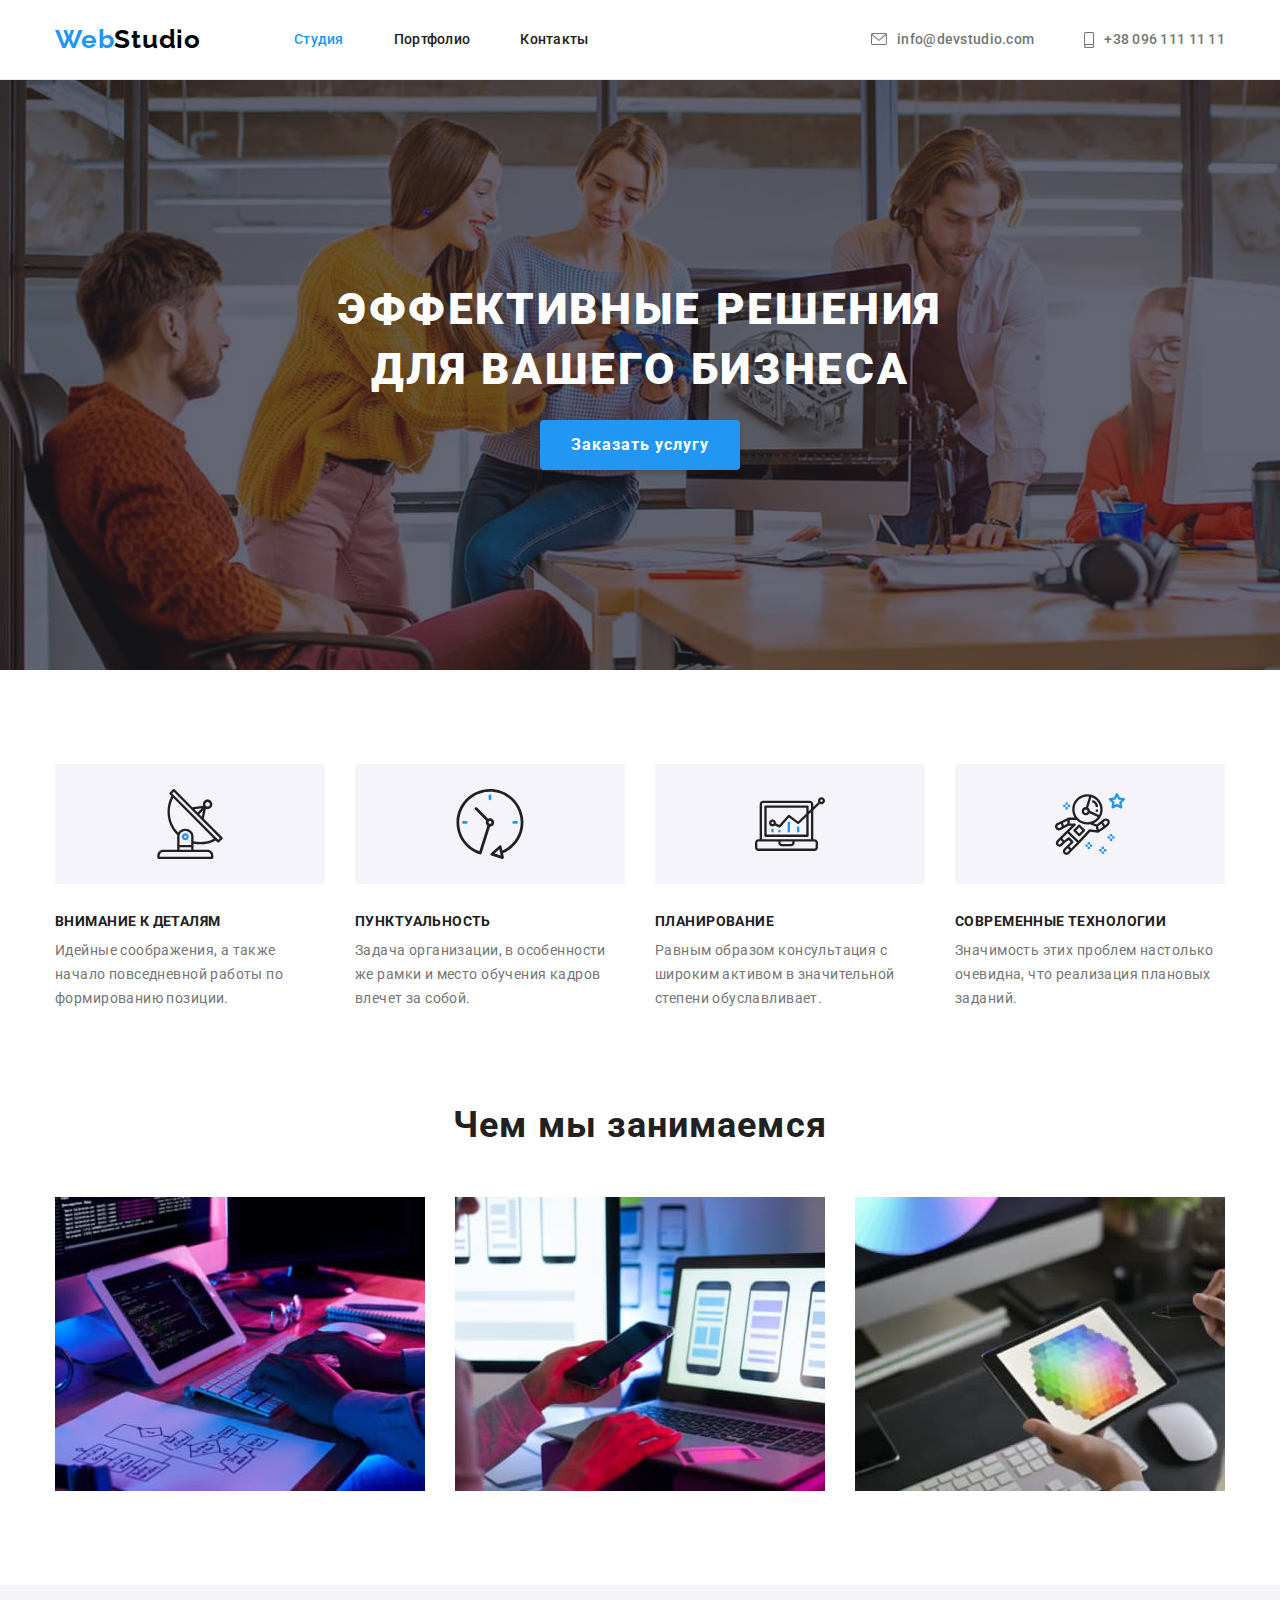
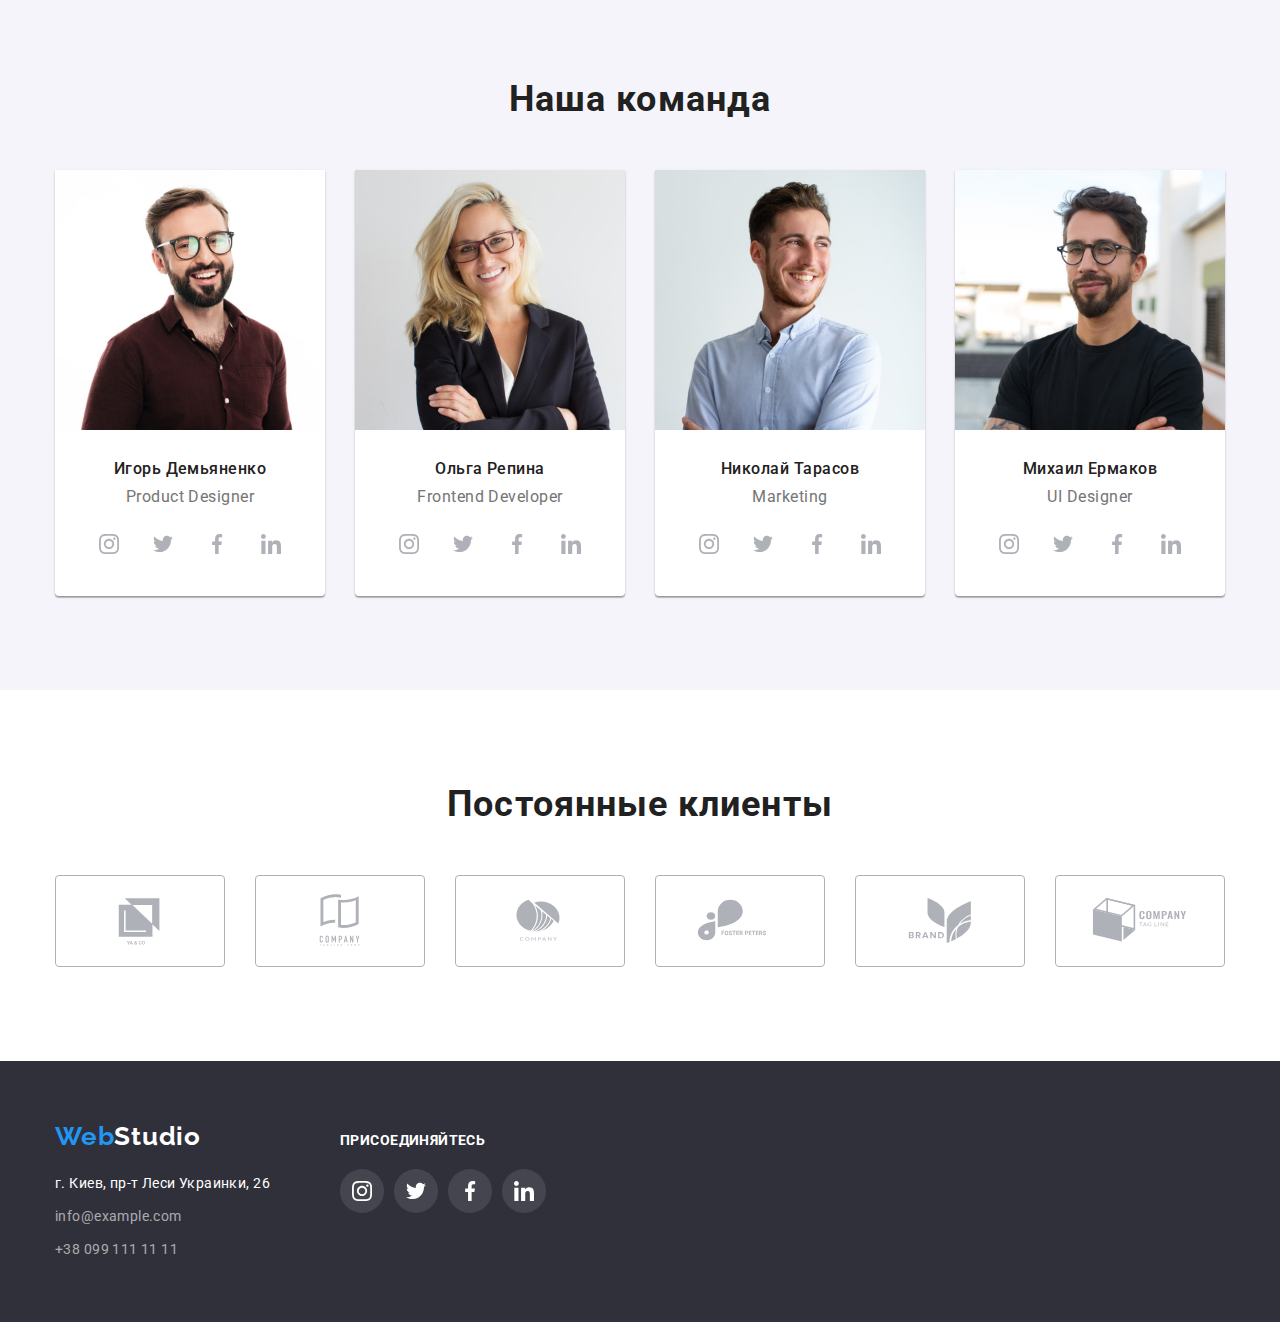
<file: index.html>
<!DOCTYPE html>
<html lang="ru">
  <head>
    <meta charset="UTF-8" />
    <meta http-equiv="X-UA-Compatible" content="IE=edge" />
    <meta name="viewport" content="width=device-width, initial-scale=1.0" />
    <link rel="preconnect" href="https://fonts.googleapis.com" />
    <link rel="preconnect" href="https://fonts.gstatic.com" crossorigin />
    <link
      href="https://fonts.googleapis.com/css2?family=Raleway:wght@700&family=Roboto:wght@400;500;700;900&display=swap"
      rel="stylesheet"
    />
    <title>WebStudio</title>
    <link
      rel="stylesheet"
      href="https://cdnjs.cloudflare.com/ajax/libs/modern-normalize/1.1.0/modern-normalize.min.css"
    />
    <link rel="stylesheet" href="./css/styles.css" />
  </head>

  <body>
    <header class="header">
      <div class="container">
        <a href="./index.html" class="logo link"><span class="logo-web">Web</span>Studio</a>
        <nav class="header-navigation">
          <ul class="header-navigation-list list">
            <li class="header-nav-item">
              <a href="./index.html" class="header-navigation-item link current">Студия</a>
            </li>
            <li class="header-nav-item">
              <a href="./portfolio.html" class="header-navigation-item link">Портфолио</a>
            </li>
            <li class="header-nav-item">
              <a href="" class="header-navigation-item link">Контакты</a>
            </li>
          </ul>
        </nav>
        <ul class="header-contacts-list list">
          <li class="header-contacts-item">
            <a href="mailto:info@devstudio.com" class="header-contacts link">
              <svg class="header-icon" width="16" height="12">
                <use href="./images/icons.svg#icon-envelope"></use>
              </svg>
              info@devstudio.com</a
            >
          </li>
          <li class="header-contacts-item">
            <a href="tel:+380961111111" class="header-contacts link">
              <svg class="header-icon" width="10" height="16">
                <use href="./images/icons.svg#icon-smartphone"></use>
              </svg>
              +38 096 111 11 11</a
            >
          </li>
        </ul>
      </div>
    </header>
    <main>
      <section class="hero">
        <div class="container">
          <h1 class="hero-title">Эффективные решения для вашего бизнеса</h1>
          <button type="button" class="hero-button">Заказать услугу</button>
        </div>
      </section>
      <section class="characteristic-section section">
        <div class="characteristic-container container">
          <h2 class="hidden-title">Преимущества компании</h2>
          <ul class="characteristic-list list">
            <li class="characteristic-item">
              <div class="characteristic-div">
                <svg class="characteristic-icon" width="70" height="70">
                  <use href="./images/icons.svg#icon-antenna"></use>
                </svg>
              </div>
              <h3 class="characteristic-title">Внимание к деталям</h3>
              <p class="characteristic-text">
                Идейные соображения, а также начало повседневной работы по формированию позиции.
              </p>
            </li>
            <li class="characteristic-item">
              <div class="characteristic-div">
                <svg class="characteristic-icon" width="70" height="70">
                  <use href="./images/icons.svg#icon-clock"></use>
                </svg>
              </div>
              <h3 class="characteristic-title">Пунктуальность</h3>
              <p class="characteristic-text">
                Задача организации, в особенности же рамки и место обучения кадров влечет за собой.
              </p>
            </li>
            <li class="characteristic-item">
              <div class="characteristic-div">
                <svg class="characteristic-icon" width="70" height="70">
                  <use href="./images/icons.svg#icon-diagram"></use>
                </svg>
              </div>
              <h3 class="characteristic-title">Планирование</h3>
              <p class="characteristic-text">
                Равным образом консультация с широким активом в значительной степени обуславливает.
              </p>
            </li>
            <li class="characteristic-item">
              <div class="characteristic-div">
                <svg class="characteristic-icon" width="70" height="70">
                  <use href="./images/icons.svg#icon-astronaut"></use>
                </svg>
              </div>
              <h3 class="characteristic-title">Современные технологии</h3>
              <p class="characteristic-text">
                Значимость этих проблем настолько очевидна, что реализация плановых заданий.
              </p>
            </li>
          </ul>
        </div>
      </section>
      <section class="section">
        <div class="container">
          <h2 class="activity-title">Чем мы занимаемся</h2>
          <ul class="activity-list list">
            <li class="activity-item">
              <img
                src="./images/img-1.jpg"
                class="photo"
                width="370"
                height="294"
                alt="Мужик печатает код"
              />
            </li>
            <li class="activity-item">
              <img
                src="./images/img-2.jpg"
                class="photo"
                width="370"
                height="294"
                alt="Мужик смотрит в выключенный телефон"
              />
            </li>
            <li class="activity-item">
              <img
                src="./images/img-3.jpg"
                class="photo"
                width="370"
                height="294"
                alt="Карта градиента"
              />
            </li>
          </ul>
        </div>
      </section>
      <section class="section team">
        <div class="container">
          <h2 class="team-title">Наша команда</h2>
          <ul class="team-list list">
            <li class="team-list-item">
              <img
                src="./images/workers/ihordemianenk.jpg"
                class="photo"
                width="270"
                height="260"
                alt="Игорь Демьяненко"
              />
              <div class="team-info">
                <h3 class="team-name">Игорь Демьяненко</h3>
                <p lang="en" class="team-profession">Product Designer</p>
                <ul class="team-soc-list list">
                  <li class="tean-soc-item">
                    <a href="" class="team-soc-link">
                      <svg class="team-soc-icon" width="20" height="20">
                        <use href="./images/icons.svg#icon-instagram"></use>
                      </svg>
                    </a>
                  </li>
                  <li class="tean-soc-item">
                    <a href="" class="team-soc-link">
                      <svg class="team-soc-icon" width="20" height="20">
                        <use href="./images/icons.svg#icon-twitter"></use>
                      </svg>
                    </a>
                  </li>
                  <li class="tean-soc-item">
                    <a href="" class="team-soc-link">
                      <svg class="team-soc-icon" width="20" height="20">
                        <use href="./images/icons.svg#icon-facebook"></use>
                      </svg>
                    </a>
                  </li>
                  <li class="tean-soc-item">
                    <a href="" class="team-soc-link">
                      <svg class="team-soc-icon" width="20" height="20">
                        <use href="./images/icons.svg#icon-linkedin"></use>
                      </svg>
                    </a>
                  </li>
                </ul>
              </div>
            </li>
            <li class="team-list-item">
              <img
                src="./images/workers/olharepin.jpg"
                class="photo"
                width="270"
                height="260"
                alt="Ольга Репина"
              />
              <div class="team-info">
                <h3 class="team-name">Ольга Репина</h3>
                <p lang="en" class="team-profession">Frontend Developer</p>
                <ul class="team-soc-list list">
                  <li class="tean-soc-item">
                    <a href="" class="team-soc-link">
                      <svg class="team-soc-icon" width="20" height="20">
                        <use href="./images/icons.svg#icon-instagram"></use>
                      </svg>
                    </a>
                  </li>
                  <li class="tean-soc-item">
                    <a href="" class="team-soc-link">
                      <svg class="team-soc-icon" width="20" height="20">
                        <use href="./images/icons.svg#icon-twitter"></use>
                      </svg>
                    </a>
                  </li>
                  <li class="tean-soc-item">
                    <a href="" class="team-soc-link">
                      <svg class="team-soc-icon" width="20" height="20">
                        <use href="./images/icons.svg#icon-facebook"></use>
                      </svg>
                    </a>
                  </li>
                  <li class="tean-soc-item">
                    <a href="" class="team-soc-link">
                      <svg class="team-soc-icon" width="20" height="20">
                        <use href="./images/icons.svg#icon-linkedin"></use>
                      </svg>
                    </a>
                  </li>
                </ul>
              </div>
            </li>
            <li class="team-list-item">
              <img
                src="./images/workers/mykolataraso.jpg"
                class="photo"
                width="270"
                height="260"
                alt="Николай Тарасов"
              />
              <div class="team-info">
                <h3 class="team-name">Николай Тарасов</h3>
                <p lang="en" class="team-profession">Marketing</p>
                <ul class="team-soc-list list">
                  <li class="tean-soc-item">
                    <a href="" class="team-soc-link">
                      <svg class="team-soc-icon" width="20" height="20">
                        <use href="./images/icons.svg#icon-instagram"></use>
                      </svg>
                    </a>
                  </li>
                  <li class="tean-soc-item">
                    <a href="" class="team-soc-link"
                      ><svg class="team-soc-icon" width="20" height="20">
                        <use href="./images/icons.svg#icon-twitter"></use>
                      </svg>
                    </a>
                  </li>
                  <li class="tean-soc-item">
                    <a href="" class="team-soc-link">
                      <svg class="team-soc-icon" width="20" height="20">
                        <use href="./images/icons.svg#icon-facebook"></use>
                      </svg>
                    </a>
                  </li>
                  <li class="tean-soc-item">
                    <a href="" class="team-soc-link">
                      <svg class="team-soc-icon" width="20" height="20">
                        <use href="./images/icons.svg#icon-linkedin"></use>
                      </svg>
                    </a>
                  </li>
                </ul>
              </div>
            </li>
            <li class="team-list-item">
              <img
                src="./images/workers/mykhailoyermako.jpg"
                class="photo"
                width="270"
                height="260"
                alt="Михаил Ермаков"
              />
              <div class="team-info">
                <h3 class="team-name">Михаил Ермаков</h3>
                <p lang="en" class="team-profession">UI Designer</p>
                <ul class="team-soc-list list">
                  <li class="tean-soc-item">
                    <a href="" class="team-soc-link">
                      <svg class="team-soc-icon" width="20" height="20">
                        <use href="./images/icons.svg#icon-instagram"></use>
                      </svg>
                    </a>
                  </li>
                  <li class="tean-soc-item">
                    <a href="" class="team-soc-link">
                      <svg class="team-soc-icon" width="20" height="20">
                        <use href="./images/icons.svg#icon-twitter"></use>
                      </svg>
                    </a>
                  </li>
                  <li class="tean-soc-item">
                    <a href="" class="team-soc-link">
                      <svg class="team-soc-icon" width="20" height="20">
                        <use href="./images/icons.svg#icon-facebook"></use>
                      </svg>
                    </a>
                  </li>
                  <li class="tean-soc-item">
                    <a href="" class="team-soc-link">
                      <svg class="team-soc-icon" width="20" height="20">
                        <use href="./images/icons.svg#icon-linkedin"></use>
                      </svg>
                    </a>
                  </li>
                </ul>
              </div>
            </li>
          </ul>
        </div>
      </section>
      <section class="section">
        <div class="container">
          <h2 class="client-title">Постоянные клиенты</h2>
          <ul class="client-list list">
            <li class="client-item">
              <a href="" class="client-link">
                <svg class="client-icon" width="106" height="60">
                  <use href="./images/icons.svg#icon-logo-one"></use>
                </svg>
              </a>
            </li>
            <li class="client-item">
              <a href="" class="client-link">
                <svg class="client-icon" width="106" height="60">
                  <use href="./images/icons.svg#icon-logo-two"></use>
                </svg>
              </a>
            </li>
            <li class="client-item">
              <a href="" class="client-link">
                <svg class="client-icon" width="106" height="60">
                  <use href="./images/icons.svg#icon-logo-three"></use>
                </svg>
              </a>
            </li>
            <li class="client-item">
              <a href="" class="client-link">
                <svg class="client-icon" width="106" height="60">
                  <use href="./images/icons.svg#icon-logo-four"></use>
                </svg>
              </a>
            </li>
            <li class="client-item">
              <a href="" class="client-link">
                <svg class="client-icon" width="106" height="60">
                  <use href="./images/icons.svg#icon-logo-five"></use>
                </svg>
              </a>
            </li>
            <li class="client-item">
              <a href="" class="client-link">
                <svg class="client-icon" width="106" height="60">
                  <use href="./images/icons.svg#icon-logo-six"></use>
                </svg>
              </a>
            </li>
          </ul>
        </div>
      </section>
    </main>
    <footer class="footer">
      <div class="container">
        <div class="footer-main">
          <a href="./index.html" class="footer-logo link"
            ><span class="logo-web">Web</span>Studio</a
          >
          <address>
            <ul class="footer-address-list list">
              <li class="footer-address">
                <a
                  href="https://goo.gl/maps/h8EsiZQWyyyruCBi9"
                  target="_blank"
                  rel="noopener noreferrer"
                  class="footer-address-item link"
                  >г. Киев, пр-т Леси Украинки, 26</a
                >
              </li>
              <li class="footer-address">
                <a href="mailto:info@example.com" class="footer-address-link link"
                  >info@example.com</a
                >
              </li>
              <li class="footer-address">
                <a href="tel:+380991111111" class="footer-address-link link">+38 099 111 11 11</a>
              </li>
            </ul>
          </address>
        </div>
        <div class="footer-soc">
          <h3 class="footer-soc-title">присоединяйтесь</h3>
          <ul class="footer-soc-list list">
            <li class="footer-soc-item">
              <a href="" class="footer-soc-link">
                <svg class="footer-soc-icon" width="20" height="20">
                  <use href="./images/icons.svg#icon-instagram"></use>
                </svg>
              </a>
            </li>
            <li class="footer-soc-item">
              <a href="" class="footer-soc-link">
                <svg class="team-soc-icon" width="20" height="20">
                  <use href="./images/icons.svg#icon-twitter"></use>
                </svg>
              </a>
            </li>
            <li class="footer-soc-item">
              <a href="" class="footer-soc-link">
                <svg class="team-soc-icon" width="20" height="20">
                  <use href="./images/icons.svg#icon-facebook"></use>
                </svg>
              </a>
            </li>
            <li class="footer-soc-item">
              <a href="" class="footer-soc-link">
                <svg class="team-soc-icon" width="20" height="20">
                  <use href="./images/icons.svg#icon-linkedin"></use>
                </svg>
              </a>
            </li>
          </ul>
        </div>
      </div>
    </footer>
  </body>
</html>
</file>
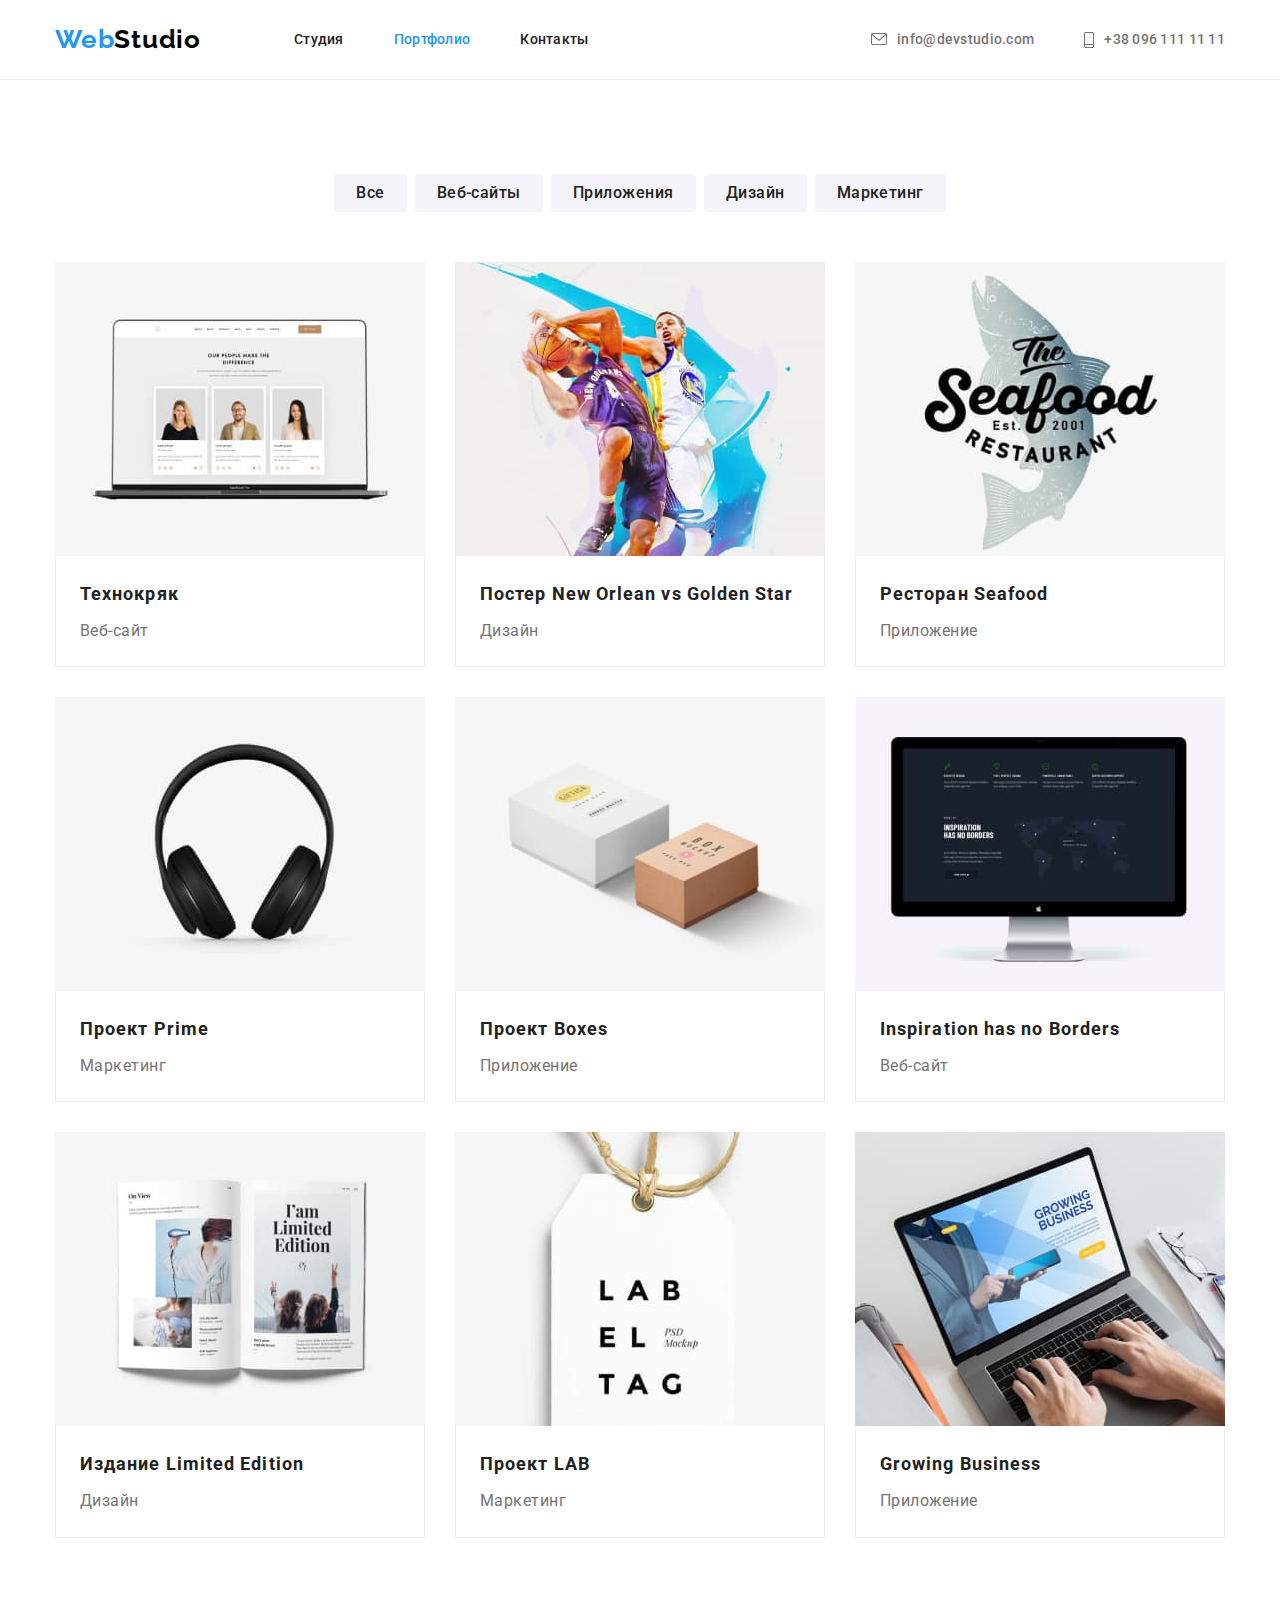
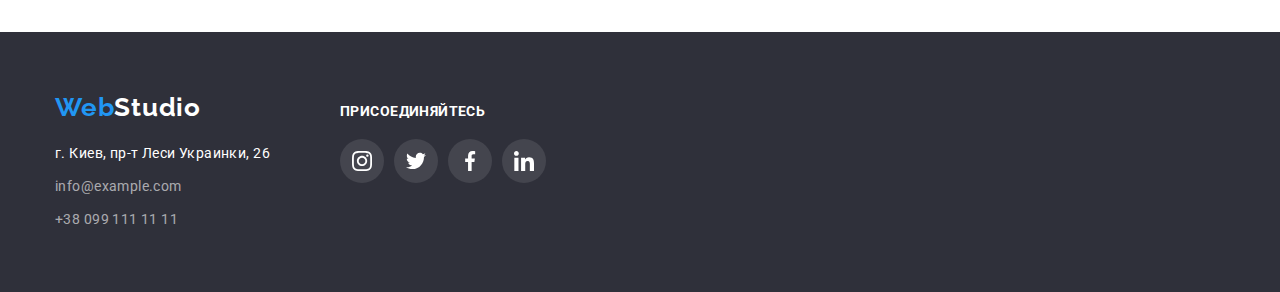
<file: portfolio.html>
<!DOCTYPE html>
<html lang="ru">
  <head>
    <meta charset="UTF-8" />
    <meta http-equiv="X-UA-Compatible" content="IE=edge" />
    <meta name="viewport" content="width=device-width, initial-scale=1.0" />
    <link rel="preconnect" href="https://fonts.googleapis.com" />
    <link rel="preconnect" href="https://fonts.gstatic.com" crossorigin />
    <link
      href="https://fonts.googleapis.com/css2?family=Raleway:wght@700&family=Roboto:wght@400;500;700;900&display=swap"
      rel="stylesheet"
    />
    <title>WebStudio</title>
    <link
      rel="stylesheet"
      href="https://cdnjs.cloudflare.com/ajax/libs/modern-normalize/1.1.0/modern-normalize.min.css"
    />
    <link rel="stylesheet" href="./css/styles.css" />
  </head>

  <body>
    <header class="header">
      <div class="container">
        <a href="./index.html" class="logo link"><span class="logo-web">Web</span>Studio</a>
        <nav class="header-navigation">
          <ul class="header-navigation-list list">
            <li class="header-nav-item">
              <a href="./index.html" class="header-navigation-item link">Студия</a>
            </li>
            <li class="header-nav-item">
              <a href="./portfolio.html" class="header-navigation-item link current">Портфолио</a>
            </li>
            <li class="header-nav-item">
              <a href="" class="header-navigation-item link">Контакты</a>
            </li>
          </ul>
        </nav>
        <ul class="header-contacts-list list">
          <li class="header-contacts-item">
            <a href="mailto:info@devstudio.com" class="header-contacts link">
              <svg class="header-icon" width="16" height="12">
                <use href="./images/icons.svg#icon-envelope"></use>
              </svg>
              info@devstudio.com</a
            >
          </li>
          <li class="header-contacts-item">
            <a href="tel:+380961111111" class="header-contacts link">
              <svg class="header-icon" width="10" height="16">
                <use href="./images/icons.svg#icon-smartphone"></use>
              </svg>
              +38 096 111 11 11</a
            >
          </li>
        </ul>
      </div>
    </header>
    <main>
      <section class="section">
        <div class="filter-container container">
          <h2 class="hidden-title">Портфолио</h2>
          <ul class="filter list">
            <li class="filter-item"><button type="button" class="filter-button">Все</button></li>
            <li class="filter-item">
              <button type="button" class="filter-button">Веб-сайты</button>
            </li>
            <li class="filter-item">
              <button type="button" class="filter-button">Приложения</button>
            </li>
            <li class="filter-item"><button type="button" class="filter-button">Дизайн</button></li>
            <li class="filter-item">
              <button type="button" class="filter-button">Маркетинг</button>
            </li>
          </ul>
          <ul class="project-list list">
            <li class="project-item">
              <a href="" class="project-link link">
                <img
                  src="./images/portfolio/tehnokryak.jpg"
                  class="photo"
                  width="370"
                  height="294"
                  alt="Сайт Технокряк"
                />
                <div class="project-info">
                  <h3 class="project-name">Технокряк</h3>
                  <p class="project-type">Веб-сайт</p>
                </div>
              </a>
            </li>
            <li class="project-item">
              <a href="" class="project-link link">
                <img
                  src="./images/portfolio/neworleanvsgoldenstar.jpg"
                  class="photo"
                  width="370"
                  height="294"
                  alt="Постер New Orlean vs Golden Star"
                />
                <div class="project-info">
                  <h3 class="project-name">Постер New Orlean vs Golden Star</h3>
                  <p class="project-type">Дизайн</p>
                </div>
              </a>
            </li>
            <li class="project-item">
              <a href="" class="project-link link">
                <img
                  src="./images/portfolio/seafood.jpg"
                  class="photo"
                  width="370"
                  height="294"
                  alt="Ресторан Seafood"
                />
                <div class="project-info">
                  <h3 class="project-name">Ресторан Seafood</h3>
                  <p class="project-type">Приложение</p>
                </div>
              </a>
            </li>
            <li class="project-item">
              <a href="" class="project-link link">
                <img
                  src="./images/portfolio/prime.jpg"
                  class="photo"
                  width="370"
                  height="294"
                  alt="Проект Prime"
                />
                <div class="project-info">
                  <h3 class="project-name">Проект Prime</h3>
                  <p class="project-type">Маркетинг</p>
                </div>
              </a>
            </li>
            <li class="project-item">
              <a href="" class="project-link link">
                <img
                  src="./images/portfolio/boxes.jpg"
                  class="photo"
                  width="370"
                  height="294"
                  alt="Проект Boxes"
                />
                <div class="project-info">
                  <h3 class="project-name">Проект Boxes</h3>
                  <p class="project-type">Приложение</p>
                </div>
              </a>
            </li>
            <li class="project-item">
              <a href="" class="project-link link">
                <img
                  src="./images/portfolio/inspirationhasnoborders.jpg"
                  class="photo"
                  width="370"
                  height="294"
                  alt="Inspiration has no Borders"
                />
                <div class="project-info">
                  <h3 class="project-name">Inspiration has no Borders</h3>
                  <p class="project-type">Веб-сайт</p>
                </div>
              </a>
            </li>
            <li class="project-item">
              <a href="" class="project-link link">
                <img
                  src="./images/portfolio/limitededition.jpg"
                  class="photo"
                  width="370"
                  height="294"
                  alt="Издание Limited Edition"
                />
                <div class="project-info">
                  <h3 class="project-name">Издание Limited Edition</h3>
                  <p class="project-type">Дизайн</p>
                </div>
              </a>
            </li>
            <li class="project-item">
              <a href="" class="project-link link">
                <img
                  src="./images/portfolio/lab.jpg"
                  class="photo"
                  width="370"
                  height="294"
                  alt="Проект LAB"
                />
                <div class="project-info">
                  <h3 class="project-name">Проект LAB</h3>
                  <p class="project-type">Маркетинг</p>
                </div>
              </a>
            </li>
            <li class="project-item">
              <a href="" class="project-link link">
                <img
                  src="./images/portfolio/growingbusiness.jpg"
                  class="photo"
                  width="370"
                  height="294"
                  alt="Growing Business"
                />
                <div class="project-info">
                  <h3 class="project-name">Growing Business</h3>
                  <p class="project-type">Приложение</p>
                </div>
              </a>
            </li>
          </ul>
        </div>
      </section>
    </main>
    <footer class="footer">
      <div class="container">
        <div class="footer-main">
          <a href="./index.html" class="footer-logo link"
            ><span class="logo-web">Web</span>Studio</a
          >
          <address>
            <ul class="footer-address-list list">
              <li class="footer-address">
                <a
                  href="https://goo.gl/maps/h8EsiZQWyyyruCBi9"
                  target="_blank"
                  rel="noopener noreferrer"
                  class="footer-address-item link"
                  >г. Киев, пр-т Леси Украинки, 26</a
                >
              </li>
              <li class="footer-address">
                <a href="mailto:info@example.com" class="footer-address-link link"
                  >info@example.com</a
                >
              </li>
              <li class="footer-address">
                <a href="tel:+380991111111" class="footer-address-link link">+38 099 111 11 11</a>
              </li>
            </ul>
          </address>
        </div>
        <div class="footer-soc">
          <h3 class="footer-soc-title">присоединяйтесь</h3>
          <ul class="footer-soc-list list">
            <li class="footer-soc-item">
              <a href="" class="footer-soc-link">
                <svg class="footer-soc-icon" width="20" height="20">
                  <use href="./images/icons.svg#icon-instagram"></use>
                </svg>
              </a>
            </li>
            <li class="footer-soc-item">
              <a href="" class="footer-soc-link">
                <svg class="team-soc-icon" width="20" height="20">
                  <use href="./images/icons.svg#icon-twitter"></use>
                </svg>
              </a>
            </li>
            <li class="footer-soc-item">
              <a href="" class="footer-soc-link">
                <svg class="team-soc-icon" width="20" height="20">
                  <use href="./images/icons.svg#icon-facebook"></use>
                </svg>
              </a>
            </li>
            <li class="footer-soc-item">
              <a href="" class="footer-soc-link">
                <svg class="team-soc-icon" width="20" height="20">
                  <use href="./images/icons.svg#icon-linkedin"></use>
                </svg>
              </a>
            </li>
          </ul>
        </div>
      </div>
    </footer>
  </body>
</html>
</file>
<file: css/styles.css>
:root {
  --primery-text-color: #757575;
  --primery-white-color: #ffffff;
  --accent-color: #2196f3;
  --black-color: #000000;
  --hero-color: #2f303a;
  --nav-item-color: #212121;
  --futer-address-color: rgba(255, 255, 255, 0.6);
  --team-section-color: #f5f4fa;
  --hero-button-focus-color: #188ce8;
  --svg-icon-color: #afb1b8;
}

body {
  background-color: var(--primery-white-color);
  font-family: 'Roboto', Tahoma, sans-serif;
  color: var(--primery-text-color);
}

.list {
  list-style: none;
}

.link {
  text-decoration: none;
}

.hidden-title {
  position: absolute;
  width: 1px;
  height: 1px;
  margin: -1px;
  border: 0;
  padding: 0;

  white-space: nowrap;
  clip-path: inset(100%);
  clip: rect(0 0 0 0);
  overflow: hidden;
}

.container {
  margin: 0 auto;
  width: 1200px;
  padding-left: 15px;
  padding-right: 15px;
}

ul,
p,
h1,
h2,
h3 {
  margin: 0;
  padding-inline-start: 0px;
}

.section {
  padding-top: 94px;
  padding-bottom: 94px;
}

.photo {
  display: block;
}

/* ------------------------ header ----------------------*/

.header {
  border-bottom: 1px solid #ececec;
}

.header .container {
  display: flex;
  align-items: center;
}

.logo {
  font-family: 'Raleway';
  font-weight: 700;
  font-size: 26px;
  line-height: 1.19;
  letter-spacing: 0.03em;
  color: var(--black-color);
  margin-right: 93px;
}

.logo-web {
  color: var(--accent-color);
}

.header-navigation-list {
  font-weight: 500;
  font-size: 14px;
  line-height: 1.1;
  letter-spacing: 0.02em;
  display: flex;
}

.header-nav-item:not(:last-child) {
  margin-right: 50px;
}

.header-navigation-item {
  color: var(--nav-item-color);
  padding-top: 32px;
  padding-bottom: 32px;
  display: block;
}

.header-navigation-item:hover,
.header-navigation-item:focus {
  color: var(--accent-color);
}

.header-contacts-list {
  margin-left: auto;
  font-weight: 500;
  font-size: 14px;
  line-height: 1.1;
  letter-spacing: 0.02em;
  display: flex;
}

.header-contacts-item:not(:last-child) {
  margin-right: 50px;
}

.header-contacts {
  color: var(--primery-text-color);
  display: flex;
  align-items: center;
}

.header-contacts:hover,
.header-contacts:focus,
.current {
  color: var(--accent-color);
}

.header-icon {
  margin-right: 10px;
  fill: currentColor;
  display: flex;
  align-items: center;
}

/* -------------------------hero------------------------- */

.hero {
  background-color: var(--hero-color);
  text-align: center;
  padding-top: 200px;
  padding-bottom: 200px;
  background-image: linear-gradient(rgba(47, 48, 58, 0.4), rgba(47, 48, 58, 0.4)),
    url(../images/hero-background.jpg);
  background-repeat: no-repeat;
  background-size: cover;
  max-width: 1600px;
  margin: 0 auto;
}

.hero-title {
  margin-left: auto;
  margin-right: auto;
  width: 696px;
  font-weight: 900;
  font-size: 44px;
  line-height: 1.36;
  text-align: center;
  letter-spacing: 0.06em;
  text-transform: uppercase;
  color: var(--primery-white-color);
}

.hero-button {
  width: 200px;
  height: 50px;
  margin-top: 20px;
  font-family: inherit;
  cursor: pointer;
  font-weight: 700;
  font-size: 16px;
  line-height: 1.8;
  letter-spacing: 0.06em;
  background-color: var(--accent-color);
  color: var(--primery-white-color);
  box-shadow: 0px 4px 4px rgba(0, 0, 0, 0.15);
  border-radius: 4px;
  border: 0;
}

.hero-button:hover,
.hero-button:focus {
  background-color: var(--hero-button-focus-color);
}

/* ---------------------characteristic-------------------- */
.characteristic-section {
  padding-bottom: 0;
}

.characteristic-list {
  display: flex;
}

.characteristic-item {
  width: 270px;
}

.characteristic-item + .characteristic-item {
  margin-left: 30px;
}

.characteristic-div {
  display: flex;
  height: 120px;
  width: 270px;
  background-color: var(--team-section-color);
  align-items: center;
  justify-content: center;
  margin-bottom: 30px;
}

.characteristic-title {
  margin-bottom: 10px;
  font-weight: 700;
  font-size: 14px;
  line-height: 1.1;
  letter-spacing: 0.03em;
  text-transform: uppercase;
  color: var(--nav-item-color);
}

.characteristic-text {
  font-weight: 400;
  font-size: 14px;
  line-height: 1.7;
  letter-spacing: 0.03em;
}

/* -------------------------activity---------------------- */

.activity-list {
  display: flex;
}

.activity-item + .activity-item {
  margin-left: 30px;
}

.activity-title {
  /* margin-top: 94px; */
  margin-bottom: 50px;
}

.activity-title,
.team-title {
  font-weight: 700;
  font-size: 36px;
  line-height: 1.16;
  text-align: center;
  letter-spacing: 0.03em;
  color: var(--nav-item-color);
}

/* ---------------------------team------------------------ */

.team {
  background-color: var(--team-section-color);
  text-align: center;
  margin-top: 0;
  margin-bottom: 0;
  padding-top: 94px;
  padding-bottom: 94px;
}

.team-title {
  display: inline-block;
  margin-left: auto;
  margin-right: auto;
  /* margin-top: 94px; */
}

.team-list {
  display: flex;
  margin-top: 50px;
}

.team-list-item {
  background-color: var(--primery-white-color);
  box-shadow: 0px 1px 3px rgba(0, 0, 0, 0.12), 0px 1px 1px rgba(0, 0, 0, 0.14),
    0px 2px 1px rgba(0, 0, 0, 0.2);
  border-radius: 0px 0px 4px 4px;
  /* margin-bottom: 94px; */
}

.team-list-item + .team-list-item {
  margin-left: 30px;
}

.team-info {
  padding-top: 30px;
  padding-bottom: 30px;
}
.team-name {
  font-weight: 500;
  font-size: 16px;
  line-height: 1.1;
  text-align: center;
  letter-spacing: 0.03em;
  color: var(--nav-item-color);
}

.team-profession {
  margin-top: 10px;
  margin-bottom: 16px;
  font-weight: 400;
  font-size: 16px;
  line-height: 1.1;
  text-align: center;
  letter-spacing: 0.03em;
}

.tean-soc-item + .tean-soc-item {
  margin-left: 10px;
}

.team-soc-list {
  display: flex;
  justify-content: center;
}

.team-soc-link {
  width: 44px;
  height: 44px;
  background-color: var(--primery-white-color);
  border-radius: 50%;
  display: flex;
  justify-content: center;
  align-items: center;
  fill: var(--svg-icon-color);
}

.team-soc-link:hover,
.team-soc-link:focus {
  background-color: var(--accent-color);
}

.team-soc-link:hover,
.team-soc-link:focus .team-soc-icon {
  fill: var(--primery-white-color);
}

/* --------------------------client----------------------- */

.client-list {
  display: flex;
  margin-top: 50px;
}

.client-item + .client-item {
  margin-left: 30px;
}

.client-title {
  margin-left: auto;
  margin-right: auto;
  font-weight: 700;
  font-size: 36px;
  line-height: 1.16;
  text-align: center;
  letter-spacing: 0.03em;
  color: var(--nav-item-color);
}

.client-link {
  display: flex;
  width: 170px;
  height: 92px;
  border: 1px solid var(--svg-icon-color);
  box-sizing: border-box;
  border-radius: 4px;
  justify-content: center;
  align-items: center;
  fill: var(--svg-icon-color);
}

.client-link:hover,
.client-link:focus {
  border: 1px solid var(--accent-color);
  color: var(--accent-color);
}

.client-link:hover,
.client-link:focus .client-icon {
  fill: var(--accent-color);
}

/* --------------------------footer----------------------- */

.footer {
  background-color: var(--hero-color);
  padding-top: 60px;
  padding-bottom: 60px;
}

.footer-logo {
  display: inline-block;
  margin-bottom: 20px;
  font-family: 'Raleway';
  font-weight: 700;
  font-size: 26px;
  line-height: 1.19;
  letter-spacing: 0.03em;
  color: var(--primery-white-color);
}

.footer-address:not(:last-child) {
  margin-bottom: 9px;
}

.footer-address-item {
  font-style: normal;
  font-weight: 400;
  font-size: 14px;
  line-height: 1.71;
  letter-spacing: 0.03em;
  color: var(--primery-white-color);
}

.footer-address-item:hover,
.footer-address-item:focus {
  color: var(--accent-color);
}

.footer-address-link {
  font-style: normal;
  font-weight: 400;
  font-size: 14px;
  line-height: 1.71;
  letter-spacing: 0.03em;
  color: var(--futer-address-color);
}

.footer-address-link:hover,
.footer-address-link:focus {
  color: var(--accent-color);
}

.footer .container {
  display: flex;
  align-items: baseline;
}

.footer-soc {
  margin-left: 70px;
}

.footer-soc-title {
  font-style: normal;
  font-weight: 700;
  font-size: 14px;
  line-height: 1.14;
  letter-spacing: 0.03em;
  text-transform: uppercase;
  color: var(--primery-white-color);
  margin-bottom: 20px;
}

.footer-soc-item + .footer-soc-item {
  margin-left: 10px;
}

.footer-soc-list {
  display: flex;
}

.footer-soc-link {
  width: 44px;
  height: 44px;
  background-color: rgba(255, 255, 255, 0.1);
  border-radius: 50%;
  display: flex;
  justify-content: center;
  align-items: center;
  fill: var(--primery-white-color);
}

.footer-soc-link:hover,
.footer-soc-link:focus {
  background-color: var(--accent-color);
}

/* ------------------------Portfolio-------------------------- */

.filter {
  display: flex;
  justify-content: center;
}

.filter-item:not(:last-child) {
  margin-right: 8px;
}

.filter-button {
  padding-left: 22px;
  padding-right: 22px;
  padding-top: 6px;
  padding-bottom: 6px;
  font-family: inherit;
  cursor: pointer;
  font-weight: 500;
  font-size: 16px;
  line-height: 1.62;
  text-align: center;
  letter-spacing: 0.03em;
  background-color: #f5f4fa;
  color: var(--nav-item-color);
  border-radius: 4px;
  border: 0;
}

.filter-button:hover,
.filter-button:focus {
  background-color: var(--accent-color);
  color: var(--primery-white-color);
  box-shadow: 0px 3px 1px rgba(0, 0, 0, 0.1), 0px 1px 2px rgba(0, 0, 0, 0.08),
    0px 2px 2px rgba(0, 0, 0, 0.12);
}

/* ------------------Portfolio list--------------------- */

.project-link:hover,
.project-link:focus {
  display: block;
  box-shadow: 0px 1px 1px rgba(0, 0, 0, 0.12), 0px 4px 4px rgba(0, 0, 0, 0.06),
    1px 4px 6px rgba(0, 0, 0, 0.16);
}

.project-list {
  margin-top: 50px;
  display: flex;
  flex-wrap: wrap;
}

.project-info {
  padding: 20px 24px 20px 24px;
  border: 1px solid #eeeeee;
  border-top: none;
}

.project-item {
  margin-right: 30px;
}

.project-item:nth-child(3n + 3) {
  margin-right: 0;
}

.project-item:nth-child(1n + 4) {
  margin-top: 30px;
}

.project-name {
  font-weight: 700;
  font-size: 18px;
  line-height: 2;
  letter-spacing: 0.06em;
  color: var(--nav-item-color);
}

.project-type {
  margin-top: 4px;
  font-weight: 400;
  font-size: 16px;
  line-height: 1.88;
  letter-spacing: 0.03em;
  color: var(--primery-text-color);
}
</file>
